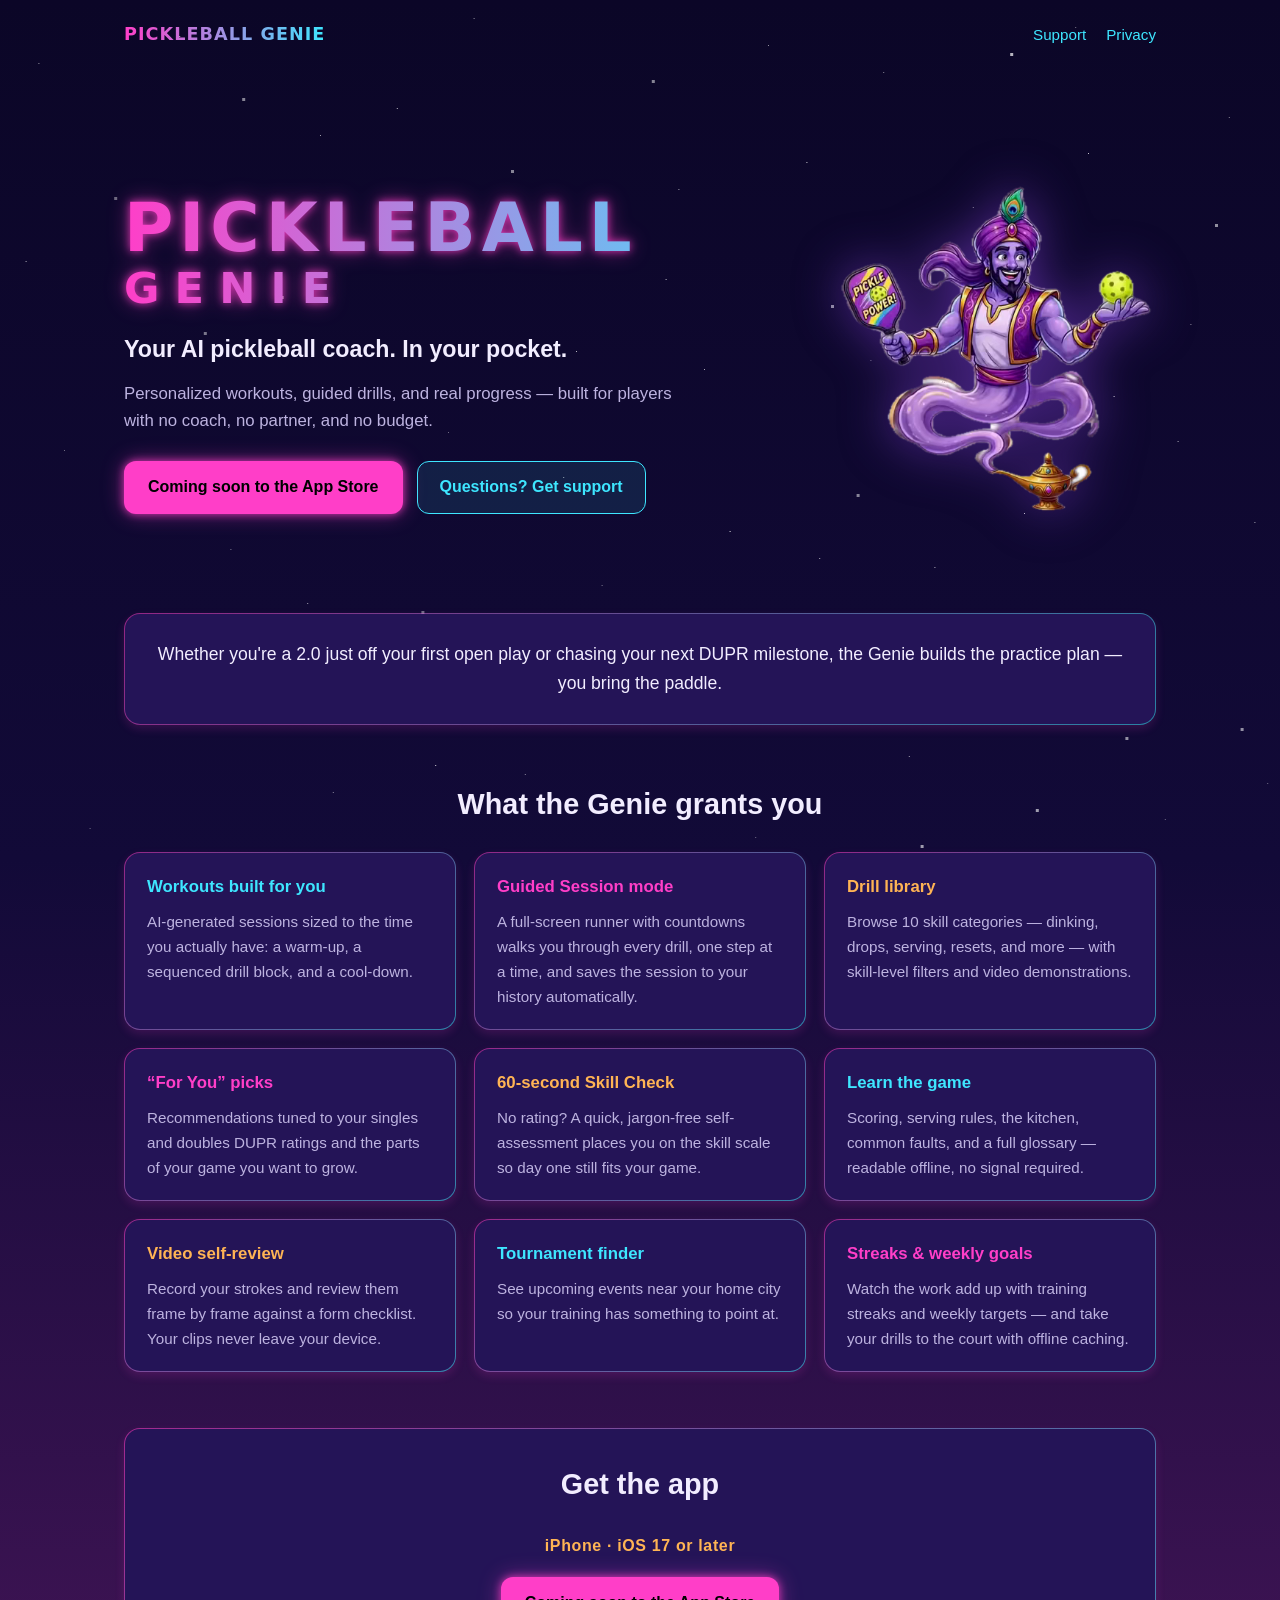
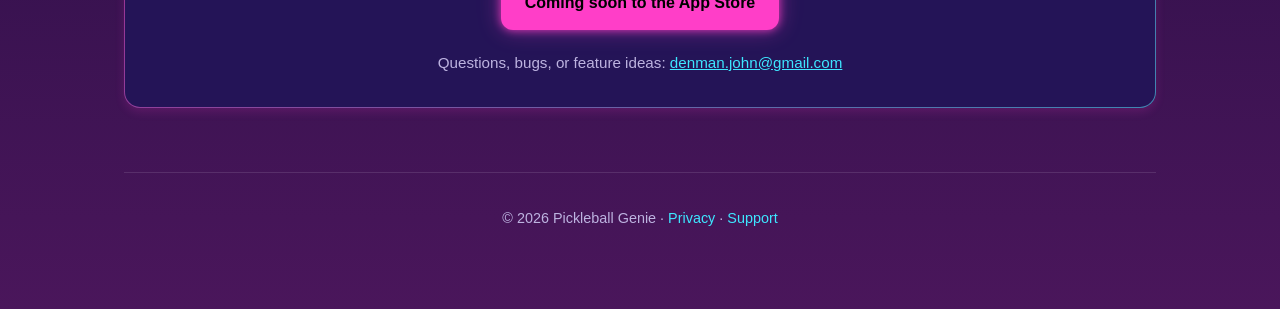
<file: docs/index.html>
<!DOCTYPE html>
<html lang="en">
<head>
<meta charset="utf-8">
<meta name="viewport" content="width=device-width, initial-scale=1">
<title>Pickleball Genie — AI Pickleball Training for iPhone</title>
<meta name="description" content="AI-generated pickleball workouts sized to your time and DUPR level. Drill library, guided sessions, skill check, and offline training — no coach, no partner, no budget required. Coming soon to the App Store.">
<meta name="theme-color" content="#120A38">
<link rel="icon" type="image/png" sizes="32x32" href="img/favicon-32.png">
<link rel="apple-touch-icon" href="img/apple-touch-icon.png">
<link rel="stylesheet" href="landing.css">
<meta property="og:type" content="website">
<meta property="og:title" content="Pickleball Genie — AI Pickleball Training for iPhone">
<meta property="og:description" content="Your AI pickleball coach. Personalized drills, guided sessions, and progress tracking. Coming soon to the App Store.">
<meta property="og:url" content="https://denmanjohn-maker.github.io/pickleball-training-genie-ios/">
<meta property="og:image" content="https://denmanjohn-maker.github.io/pickleball-training-genie-ios/img/og.jpg">
<meta property="og:image:width" content="1200">
<meta property="og:image:height" content="630">
<meta name="twitter:card" content="summary_large_image">
</head>
<body>
<div class="page">
  <nav class="topnav" aria-label="Site">
    <a class="nav-brand" href="index.html">PICKLEBALL GENIE</a>
    <div class="nav-links">
      <a href="support.html">Support</a>
      <a href="privacy.html">Privacy</a>
    </div>
  </nav>

  <main>
    <section class="hero">
      <div class="hero-copy">
        <h1 class="wordmark">
          <span class="line1">PICKLEBALL</span>
          <span class="line2">GENIE</span>
        </h1>
        <p class="tagline">Your AI pickleball coach. In your pocket.</p>
        <p class="subline">Personalized workouts, guided drills, and real progress &mdash; built for players with no coach, no partner, and no budget.</p>
        <div class="cta-row">
          <span class="pill-primary">Coming soon to the App&nbsp;Store</span>
          <a class="pill-secondary" href="support.html">Questions? Get support</a>
        </div>
      </div>
      <div class="hero-art">
        <img src="img/genie-hero.png" alt="The Pickleball Genie mascot — a smiling purple genie holding a pickleball paddle and a golden lamp" width="435" height="456">
      </div>
    </section>

    <section class="mission" aria-label="Mission">
      <p>Whether you're a 2.0 just off your first open play or chasing your next DUPR milestone, the Genie builds the practice plan &mdash; you bring the paddle.</p>
    </section>

    <section aria-labelledby="features-title">
      <h2 class="section-title" id="features-title">What the Genie grants you</h2>
      <div class="feature-grid">
        <div class="feature-card accent-cyan">
          <h3>Workouts built for you</h3>
          <p>AI-generated sessions sized to the time you actually have: a warm-up, a sequenced drill block, and a cool-down.</p>
        </div>
        <div class="feature-card accent-magenta">
          <h3>Guided Session mode</h3>
          <p>A full-screen runner with countdowns walks you through every drill, one step at a time, and saves the session to your history automatically.</p>
        </div>
        <div class="feature-card accent-gold">
          <h3>Drill library</h3>
          <p>Browse 10 skill categories &mdash; dinking, drops, serving, resets, and more &mdash; with skill-level filters and video demonstrations.</p>
        </div>
        <div class="feature-card accent-magenta">
          <h3>&ldquo;For You&rdquo; picks</h3>
          <p>Recommendations tuned to your singles and doubles DUPR ratings and the parts of your game you want to grow.</p>
        </div>
        <div class="feature-card accent-gold">
          <h3>60-second Skill Check</h3>
          <p>No rating? A quick, jargon-free self-assessment places you on the skill scale so day one still fits your game.</p>
        </div>
        <div class="feature-card accent-cyan">
          <h3>Learn the game</h3>
          <p>Scoring, serving rules, the kitchen, common faults, and a full glossary &mdash; readable offline, no signal required.</p>
        </div>
        <div class="feature-card accent-gold">
          <h3>Video self-review</h3>
          <p>Record your strokes and review them frame by frame against a form checklist. Your clips never leave your device.</p>
        </div>
        <div class="feature-card accent-cyan">
          <h3>Tournament finder</h3>
          <p>See upcoming events near your home city so your training has something to point at.</p>
        </div>
        <div class="feature-card accent-magenta">
          <h3>Streaks &amp; weekly goals</h3>
          <p>Watch the work add up with training streaks and weekly targets &mdash; and take your drills to the court with offline caching.</p>
        </div>
      </div>
    </section>

    <section class="availability" aria-labelledby="availability-title">
      <h2 class="section-title" id="availability-title">Get the app</h2>
      <p class="platform">iPhone &middot; iOS 17 or later</p>
      <span class="pill-primary">Coming soon to the App&nbsp;Store</span>
      <p class="contact">Questions, bugs, or feature ideas: <a href="mailto:denman.john@gmail.com">denman.john@gmail.com</a></p>
    </section>
  </main>

  <footer>
    <p>&copy; 2026 Pickleball Genie &middot; <a href="privacy.html">Privacy</a> &middot; <a href="support.html">Support</a></p>
  </footer>
</div>
</body>
</html>
</file>
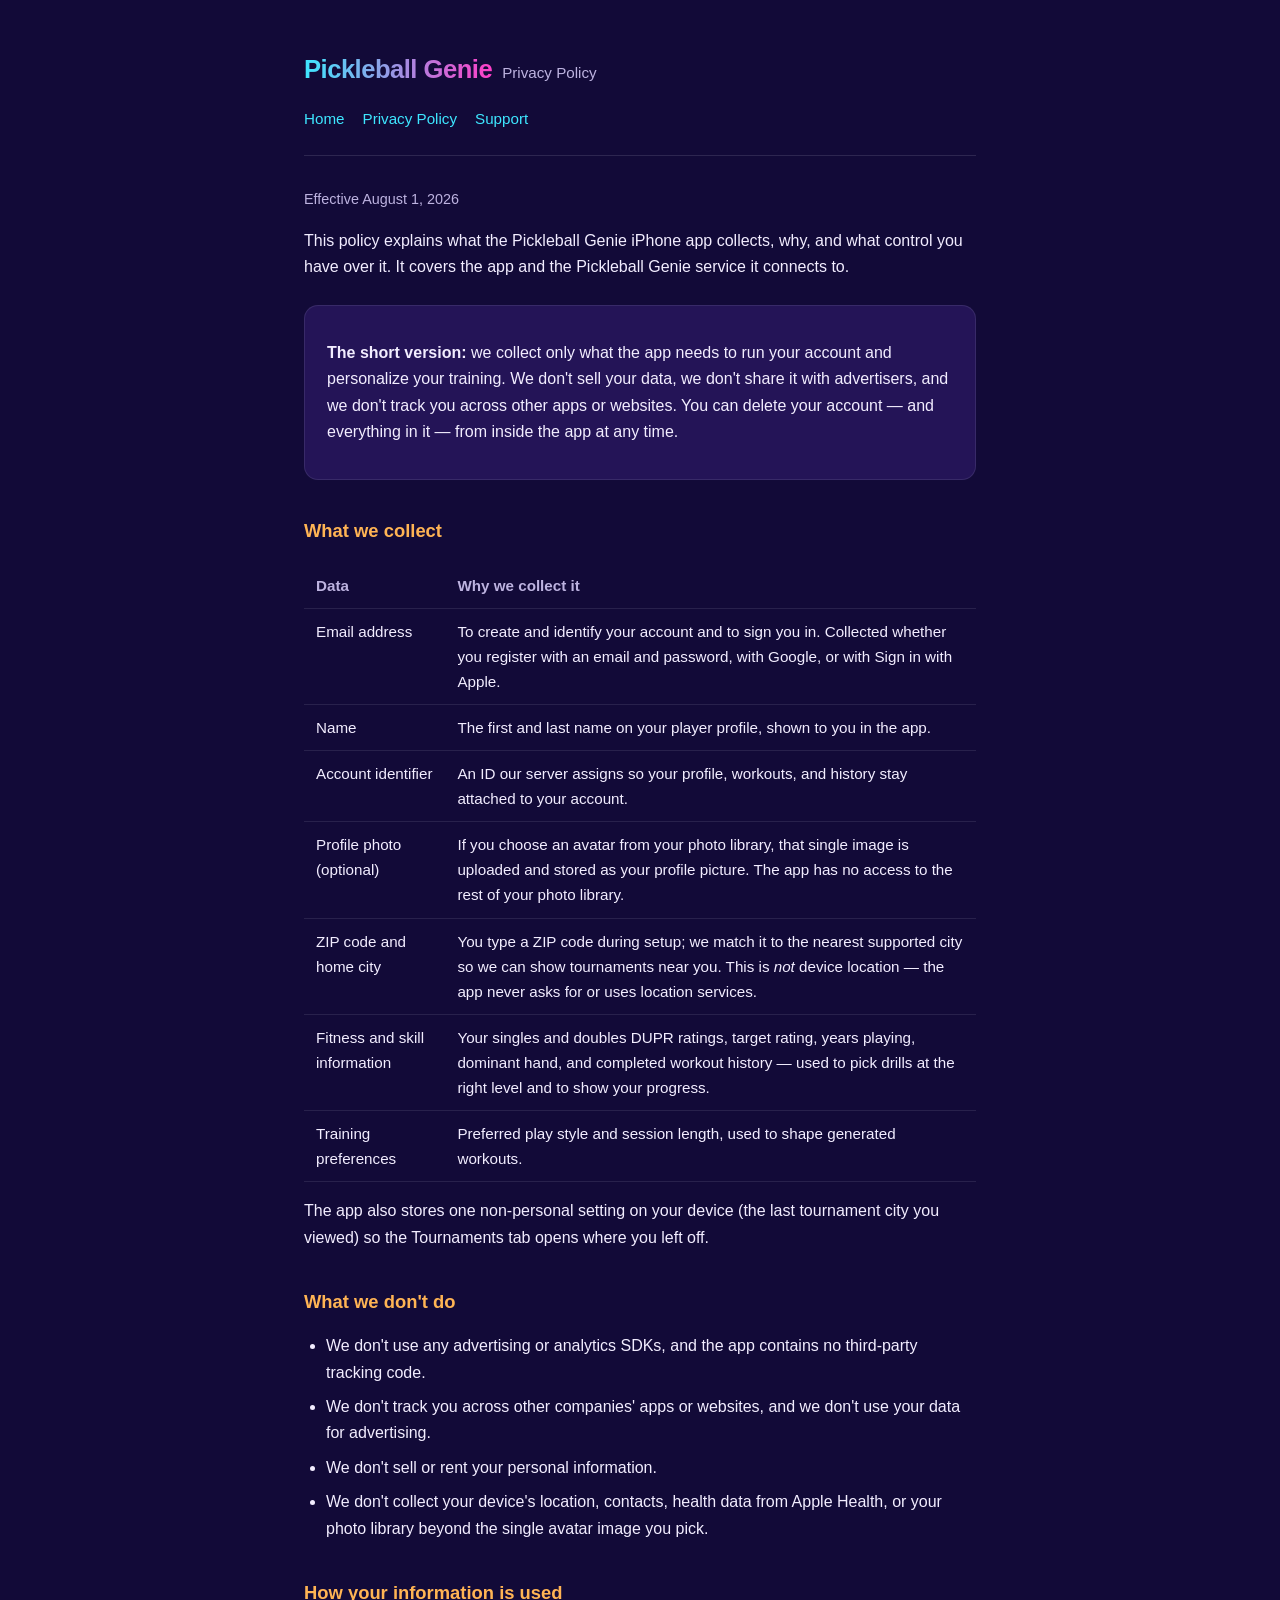
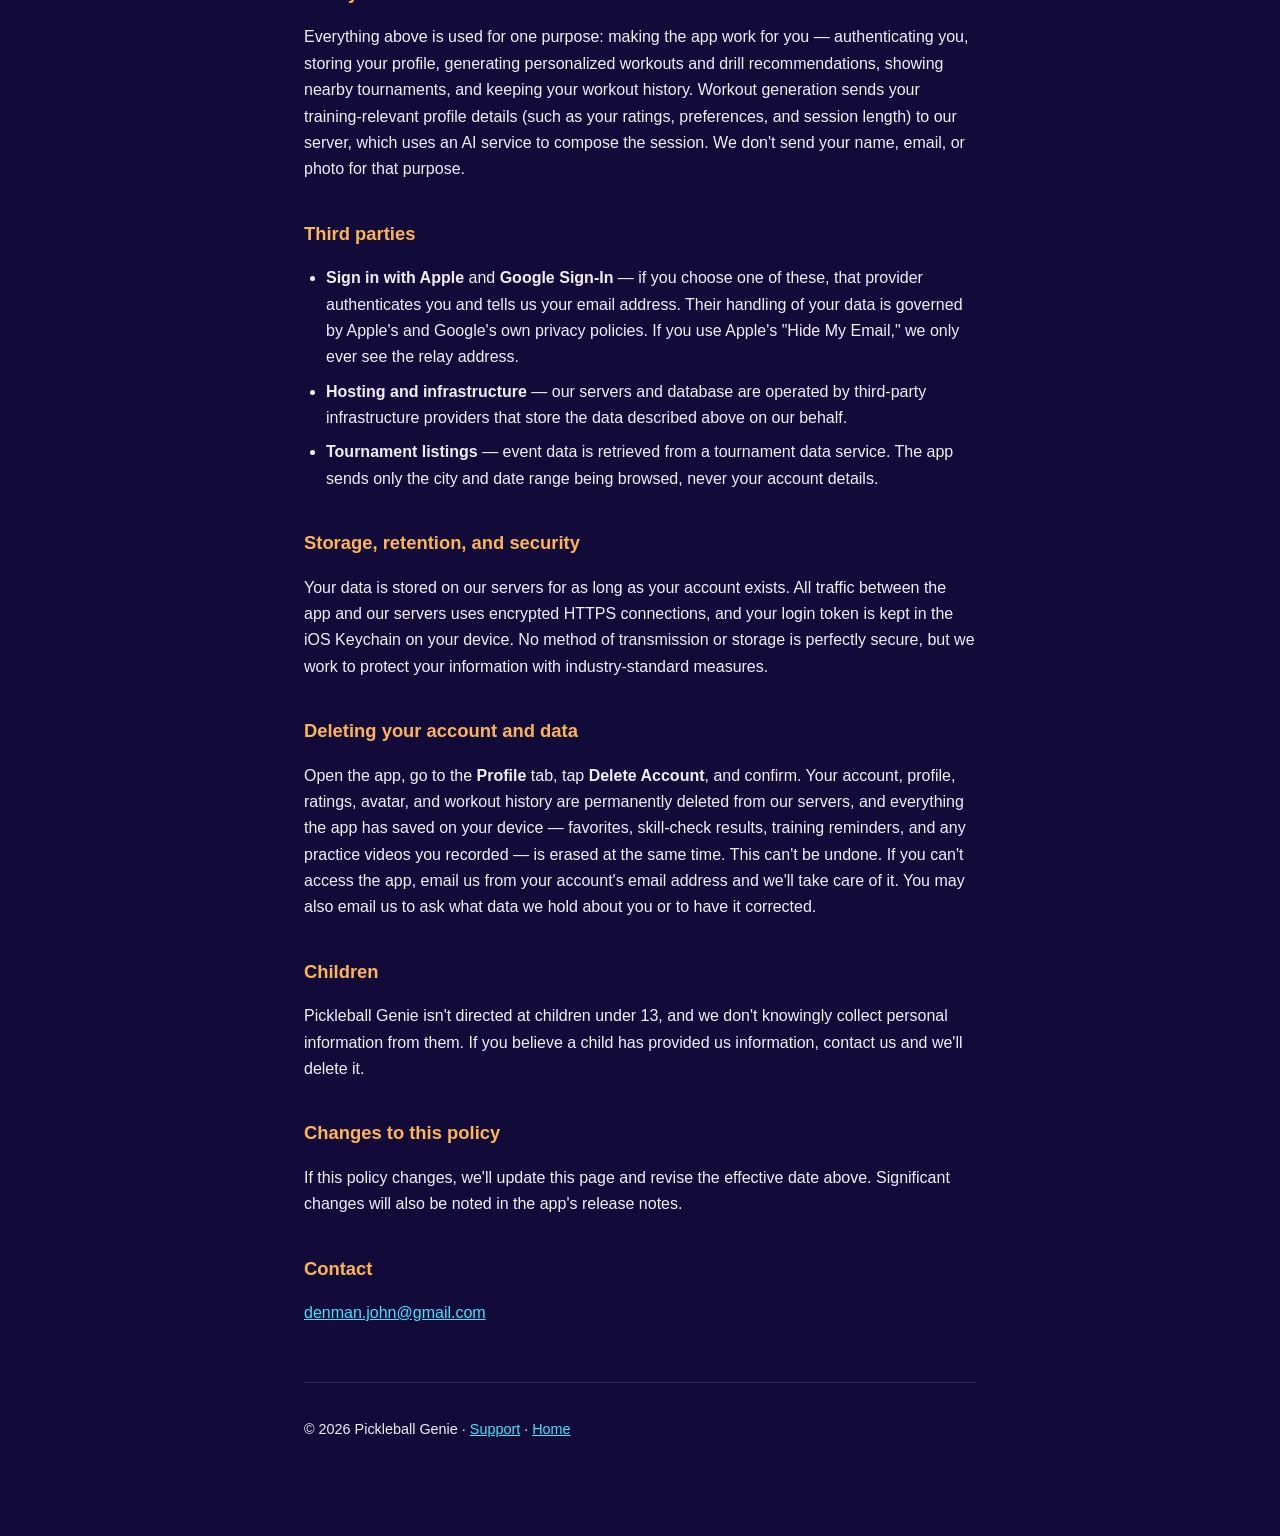
<file: docs/privacy.html>
<!DOCTYPE html>
<html lang="en">
<head>
<meta charset="utf-8">
<meta name="viewport" content="width=device-width, initial-scale=1">
<title>Privacy Policy — Pickleball Genie</title>
<link rel="icon" type="image/png" sizes="32x32" href="img/favicon-32.png">
<link rel="apple-touch-icon" href="img/apple-touch-icon.png">
<link rel="stylesheet" href="style.css">
</head>
<body>
<div class="wrap">
  <header>
    <div class="brand">
      <h1>Pickleball Genie</h1>
      <span class="tag">Privacy Policy</span>
    </div>
    <nav>
      <a href="index.html">Home</a>
      <a href="privacy.html">Privacy Policy</a>
      <a href="support.html">Support</a>
    </nav>
  </header>

  <p class="meta">Effective August 1, 2026</p>

  <p>This policy explains what the Pickleball Genie iPhone app collects, why, and what control you have over it.
  It covers the app and the Pickleball Genie service it connects to.</p>

  <div class="card">
    <p><strong>The short version:</strong> we collect only what the app needs to run your account and personalize
    your training. We don't sell your data, we don't share it with advertisers, and we don't track you across
    other apps or websites. You can delete your account — and everything in it — from inside the app at any time.</p>
  </div>

  <h2>What we collect</h2>

  <table>
    <thead>
      <tr><th>Data</th><th>Why we collect it</th></tr>
    </thead>
    <tbody>
      <tr>
        <td data-label="Data">Email address</td>
        <td data-label="Why">To create and identify your account and to sign you in. Collected whether you register
        with an email and password, with Google, or with Sign in with Apple.</td>
      </tr>
      <tr>
        <td data-label="Data">Name</td>
        <td data-label="Why">The first and last name on your player profile, shown to you in the app.</td>
      </tr>
      <tr>
        <td data-label="Data">Account identifier</td>
        <td data-label="Why">An ID our server assigns so your profile, workouts, and history stay attached to your account.</td>
      </tr>
      <tr>
        <td data-label="Data">Profile photo (optional)</td>
        <td data-label="Why">If you choose an avatar from your photo library, that single image is uploaded and stored
        as your profile picture. The app has no access to the rest of your photo library.</td>
      </tr>
      <tr>
        <td data-label="Data">ZIP code and home city</td>
        <td data-label="Why">You type a ZIP code during setup; we match it to the nearest supported city so we can show
        tournaments near you. This is <em>not</em> device location — the app never asks for or uses location services.</td>
      </tr>
      <tr>
        <td data-label="Data">Fitness and skill information</td>
        <td data-label="Why">Your singles and doubles DUPR ratings, target rating, years playing, dominant hand, and
        completed workout history — used to pick drills at the right level and to show your progress.</td>
      </tr>
      <tr>
        <td data-label="Data">Training preferences</td>
        <td data-label="Why">Preferred play style and session length, used to shape generated workouts.</td>
      </tr>
    </tbody>
  </table>

  <p>The app also stores one non-personal setting on your device (the last tournament city you viewed) so the
  Tournaments tab opens where you left off.</p>

  <h2>What we don't do</h2>
  <ul>
    <li>We don't use any advertising or analytics SDKs, and the app contains no third-party tracking code.</li>
    <li>We don't track you across other companies' apps or websites, and we don't use your data for advertising.</li>
    <li>We don't sell or rent your personal information.</li>
    <li>We don't collect your device's location, contacts, health data from Apple Health, or your photo library
      beyond the single avatar image you pick.</li>
  </ul>

  <h2>How your information is used</h2>
  <p>Everything above is used for one purpose: making the app work for you — authenticating you, storing your
  profile, generating personalized workouts and drill recommendations, showing nearby tournaments, and keeping
  your workout history. Workout generation sends your training-relevant profile details (such as your ratings,
  preferences, and session length) to our server, which uses an AI service to compose the session. We don't send
  your name, email, or photo for that purpose.</p>

  <h2>Third parties</h2>
  <ul>
    <li><strong>Sign in with Apple</strong> and <strong>Google Sign-In</strong> — if you choose one of these, that
      provider authenticates you and tells us your email address. Their handling of your data is governed by
      Apple's and Google's own privacy policies. If you use Apple's "Hide My Email," we only ever see the relay
      address.</li>
    <li><strong>Hosting and infrastructure</strong> — our servers and database are operated by third-party
      infrastructure providers that store the data described above on our behalf.</li>
    <li><strong>Tournament listings</strong> — event data is retrieved from a tournament data service. The app
      sends only the city and date range being browsed, never your account details.</li>
  </ul>

  <h2>Storage, retention, and security</h2>
  <p>Your data is stored on our servers for as long as your account exists. All traffic between the app and our
  servers uses encrypted HTTPS connections, and your login token is kept in the iOS Keychain on your device.
  No method of transmission or storage is perfectly secure, but we work to protect your information with
  industry-standard measures.</p>

  <h2>Deleting your account and data</h2>
  <p>Open the app, go to the <strong>Profile</strong> tab, tap <strong>Delete Account</strong>, and confirm.
  Your account, profile, ratings, avatar, and workout history are permanently deleted from our servers, and
  everything the app has saved on your device — favorites, skill-check results, training reminders, and any
  practice videos you recorded — is erased at the same time. This can't be undone. If you can't access
  the app, email us from your account's email address and we'll take care of it. You may also email us
  to ask what data we hold about you or to have it corrected.</p>

  <h2>Children</h2>
  <p>Pickleball Genie isn't directed at children under 13, and we don't knowingly collect personal information
  from them. If you believe a child has provided us information, contact us and we'll delete it.</p>

  <h2>Changes to this policy</h2>
  <p>If this policy changes, we'll update this page and revise the effective date above. Significant changes will
  also be noted in the app's release notes.</p>

  <h2>Contact</h2>
  <p><a href="mailto:denman.john@gmail.com">denman.john@gmail.com</a></p>

  <footer>
    <p>&copy; 2026 Pickleball Genie &middot; <a href="support.html">Support</a> &middot; <a href="index.html">Home</a></p>
  </footer>
</div>
</body>
</html>
</file>
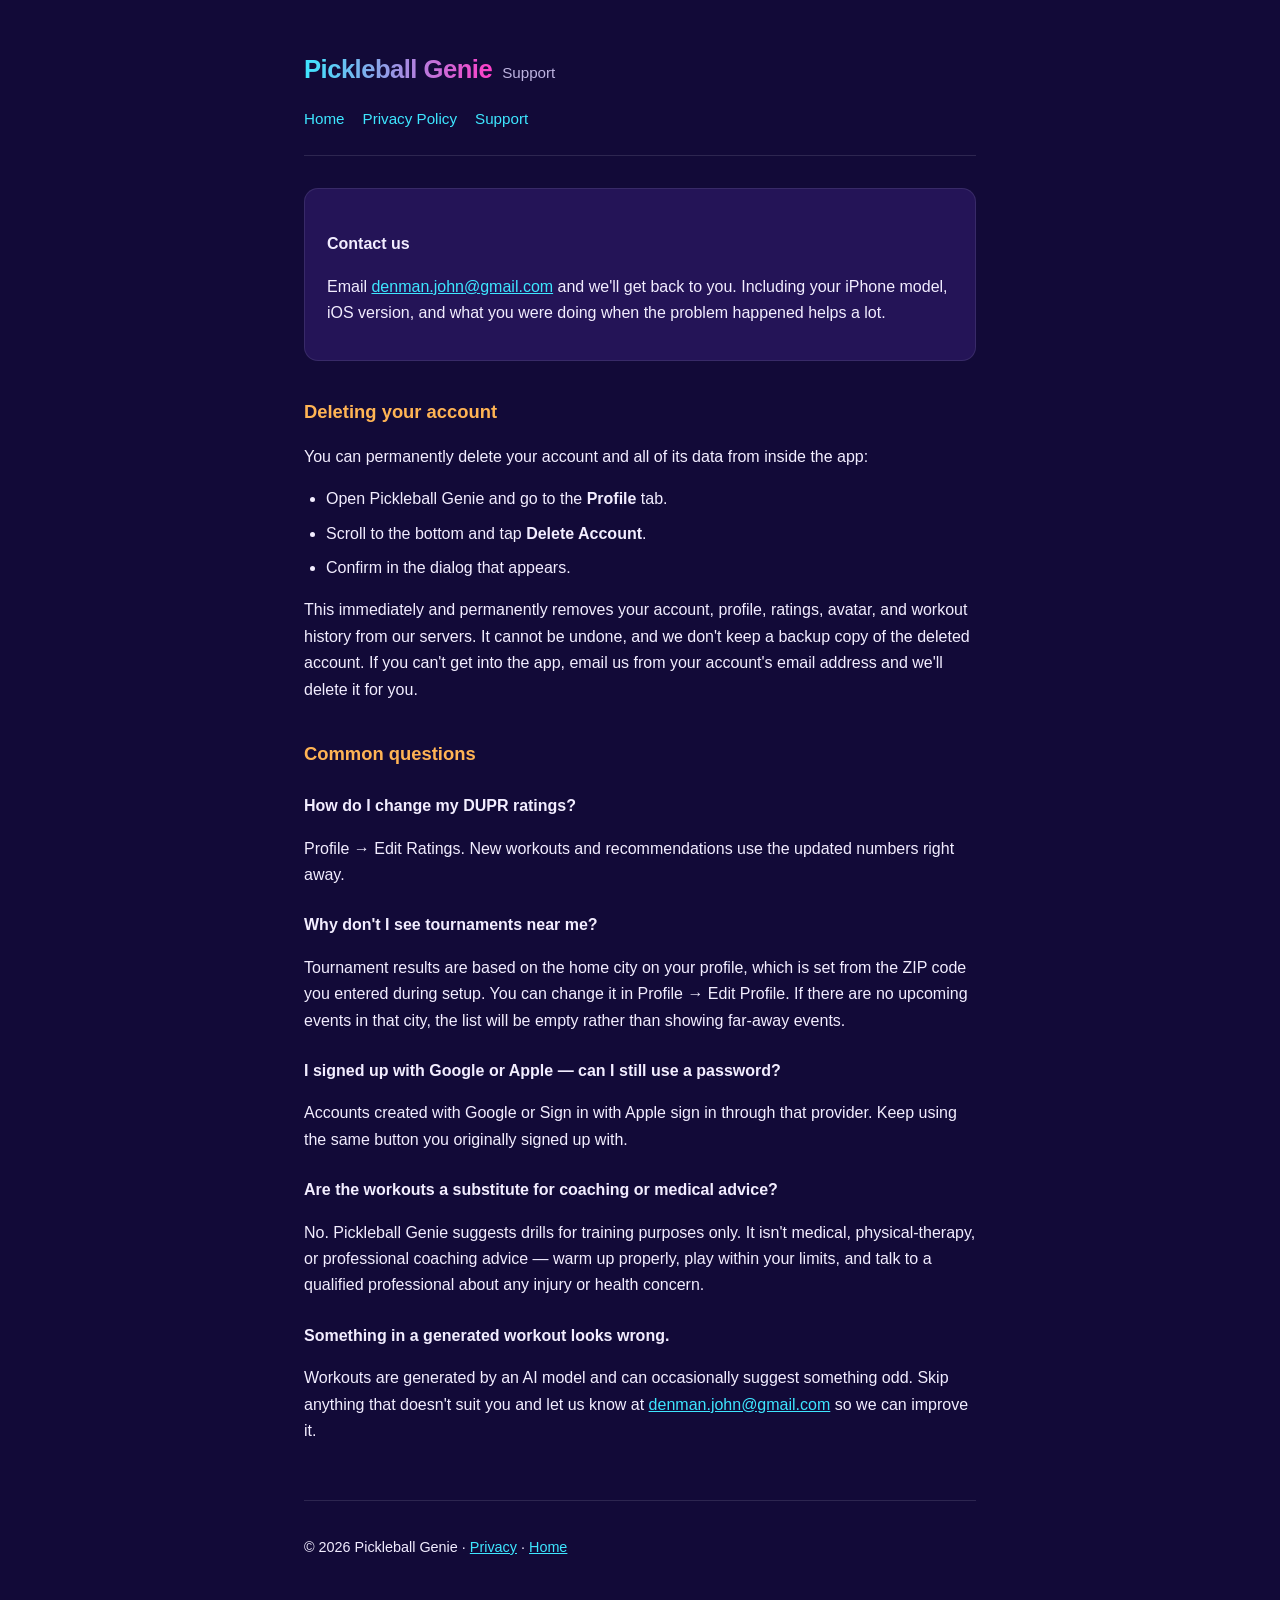
<file: docs/support.html>
<!DOCTYPE html>
<html lang="en">
<head>
<meta charset="utf-8">
<meta name="viewport" content="width=device-width, initial-scale=1">
<title>Support — Pickleball Genie</title>
<link rel="icon" type="image/png" sizes="32x32" href="img/favicon-32.png">
<link rel="apple-touch-icon" href="img/apple-touch-icon.png">
<link rel="stylesheet" href="style.css">
</head>
<body>
<div class="wrap">
  <header>
    <div class="brand">
      <h1>Pickleball Genie</h1>
      <span class="tag">Support</span>
    </div>
    <nav>
      <a href="index.html">Home</a>
      <a href="privacy.html">Privacy Policy</a>
      <a href="support.html">Support</a>
    </nav>
  </header>

  <div class="card">
    <h3>Contact us</h3>
    <p>Email <a href="mailto:denman.john@gmail.com">denman.john@gmail.com</a> and we'll get back to you.
    Including your iPhone model, iOS version, and what you were doing when the problem happened helps a lot.</p>
  </div>

  <h2>Deleting your account</h2>
  <p>You can permanently delete your account and all of its data from inside the app:</p>
  <ul>
    <li>Open Pickleball Genie and go to the <strong>Profile</strong> tab.</li>
    <li>Scroll to the bottom and tap <strong>Delete Account</strong>.</li>
    <li>Confirm in the dialog that appears.</li>
  </ul>
  <p>This immediately and permanently removes your account, profile, ratings, avatar, and workout history from
  our servers. It cannot be undone, and we don't keep a backup copy of the deleted account. If you can't get
  into the app, email us from your account's email address and we'll delete it for you.</p>

  <h2>Common questions</h2>

  <h3>How do I change my DUPR ratings?</h3>
  <p>Profile → Edit Ratings. New workouts and recommendations use the updated numbers right away.</p>

  <h3>Why don't I see tournaments near me?</h3>
  <p>Tournament results are based on the home city on your profile, which is set from the ZIP code you entered
  during setup. You can change it in Profile → Edit Profile. If there are no upcoming events in that city,
  the list will be empty rather than showing far-away events.</p>

  <h3>I signed up with Google or Apple — can I still use a password?</h3>
  <p>Accounts created with Google or Sign in with Apple sign in through that provider. Keep using the same
  button you originally signed up with.</p>

  <h3>Are the workouts a substitute for coaching or medical advice?</h3>
  <p>No. Pickleball Genie suggests drills for training purposes only. It isn't medical, physical-therapy, or
  professional coaching advice — warm up properly, play within your limits, and talk to a qualified
  professional about any injury or health concern.</p>

  <h3>Something in a generated workout looks wrong.</h3>
  <p>Workouts are generated by an AI model and can occasionally suggest something odd. Skip anything that
  doesn't suit you and let us know at <a href="mailto:denman.john@gmail.com">denman.john@gmail.com</a> so we can
  improve it.</p>

  <footer>
    <p>&copy; 2026 Pickleball Genie &middot; <a href="privacy.html">Privacy</a> &middot; <a href="index.html">Home</a></p>
  </footer>
</div>
</body>
</html>
</file>
<file: docs/landing.css>
/* Pickleball Genie landing page — palette mirrors Theme/AppTheme.swift */

:root {
  --deep-space: #120A38;
  --nebula: #241457;
  --magenta: #FF3EC8;
  --cyan: #3EE6FF;
  --purple: #8F45E8;
  --comet: #FF4D6A;
  --gold: #FFB454;
  --starlight: #F2EDFF;
  --muted: #BDB3E0;
}

* { box-sizing: border-box; }

html { scroll-behavior: smooth; }

body {
  margin: 0;
  padding: 0;
  min-height: 100vh;
  background-color: var(--deep-space);
  background-image: linear-gradient(to bottom, #0B0627 0%, #120A38 45%, #4A165B 100%);
  color: var(--starlight);
  font: 16px/1.65 -apple-system, BlinkMacSystemFont, "Segoe UI", Roboto, Helvetica, Arial, sans-serif;
}

/* Static star field: one 1px dot + ~70 box-shadow copies, vw/vh so it covers any viewport */
body::before {
  content: "";
  position: fixed;
  inset: 0;
  z-index: 0;
  pointer-events: none;
  width: 1px;
  height: 1px;
  box-shadow:
    3vw 7vh 0 0 rgba(255,255,255,.55), 9vw 22vh 0 1px rgba(255,255,255,.4),
    14vw 4vh 0 0 rgba(255,255,255,.8), 18vw 61vh 0 0 rgba(255,255,255,.45),
    22vw 33vh 0 1px rgba(255,255,255,.6), 26vw 88vh 0 0 rgba(255,255,255,.5),
    31vw 12vh 0 0 rgba(255,255,255,.7), 35vw 48vh 0 0 rgba(255,255,255,.4),
    38vw 79vh 0 1px rgba(255,255,255,.55), 43vw 27vh 0 0 rgba(255,255,255,.85),
    47vw 65vh 0 0 rgba(255,255,255,.45), 51vw 9vh 0 1px rgba(255,255,255,.5),
    55vw 41vh 0 0 rgba(255,255,255,.65), 59vw 93vh 0 0 rgba(255,255,255,.4),
    63vw 18vh 0 0 rgba(255,255,255,.75), 67vw 55vh 0 1px rgba(255,255,255,.5),
    71vw 84vh 0 0 rgba(255,255,255,.6), 75vw 30vh 0 0 rgba(255,255,255,.45),
    79vw 6vh 0 1px rgba(255,255,255,.7), 83vw 70vh 0 0 rgba(255,255,255,.5),
    87vw 44vh 0 0 rgba(255,255,255,.8), 91vw 91vh 0 0 rgba(255,255,255,.4),
    95vw 25vh 0 1px rgba(255,255,255,.55), 98vw 58vh 0 0 rgba(255,255,255,.6),
    5vw 50vh 0 0 rgba(255,255,255,.4), 11vw 76vh 0 0 rgba(255,255,255,.65),
    16vw 37vh 0 1px rgba(255,255,255,.45), 20vw 95vh 0 0 rgba(255,255,255,.5),
    25vw 15vh 0 0 rgba(255,255,255,.6), 29vw 52vh 0 0 rgba(255,255,255,.75),
    33vw 68vh 0 1px rgba(255,255,255,.4), 37vw 2vh 0 0 rgba(255,255,255,.55),
    41vw 86vh 0 0 rgba(255,255,255,.5), 45vw 39vh 0 0 rgba(255,255,255,.7),
    49vw 74vh 0 1px rgba(255,255,255,.45), 53vw 21vh 0 0 rgba(255,255,255,.6),
    57vw 59vh 0 0 rgba(255,255,255,.85), 61vw 98vh 0 0 rgba(255,255,255,.4),
    65vw 34vh 0 1px rgba(255,255,255,.55), 69vw 8vh 0 0 rgba(255,255,255,.5),
    73vw 63vh 0 0 rgba(255,255,255,.65), 77vw 46vh 0 0 rgba(255,255,255,.4),
    81vw 90vh 0 1px rgba(255,255,255,.6), 85vw 17vh 0 0 rgba(255,255,255,.75),
    89vw 71vh 0 0 rgba(255,255,255,.45), 93vw 36vh 0 0 rgba(255,255,255,.5),
    97vw 81vh 0 1px rgba(255,255,255,.55), 2vw 29vh 0 0 rgba(255,255,255,.65),
    7vw 92vh 0 0 rgba(255,255,255,.4), 13vw 56vh 0 0 rgba(255,255,255,.7),
    19vw 11vh 0 1px rgba(255,255,255,.5), 24vw 67vh 0 0 rgba(255,255,255,.6),
    28vw 43vh 0 0 rgba(255,255,255,.45), 34vw 85vh 0 0 rgba(255,255,255,.8),
    40vw 19vh 0 1px rgba(255,255,255,.5), 44vw 53vh 0 0 rgba(255,255,255,.6),
    48vw 97vh 0 0 rgba(255,255,255,.4), 52vw 31vh 0 0 rgba(255,255,255,.7),
    56vw 77vh 0 1px rgba(255,255,255,.45), 60vw 5vh 0 0 rgba(255,255,255,.55),
    64vw 62vh 0 0 rgba(255,255,255,.65), 68vw 40vh 0 0 rgba(255,255,255,.4),
    72vw 94vh 0 1px rgba(255,255,255,.6), 76vw 23vh 0 0 rgba(255,255,255,.5),
    80vw 57vh 0 0 rgba(255,255,255,.75), 84vw 3vh 0 0 rgba(255,255,255,.45),
    88vw 82vh 0 1px rgba(255,255,255,.55), 92vw 49vh 0 0 rgba(255,255,255,.65),
    96vw 13vh 0 0 rgba(255,255,255,.5), 99vw 87vh 0 0 rgba(255,255,255,.4);
}

.page {
  position: relative;
  z-index: 1;
  max-width: 1080px;
  margin: 0 auto;
  padding: 0 24px 64px;
}

/* ---------- Nav ---------- */

.topnav {
  display: flex;
  align-items: center;
  justify-content: space-between;
  gap: 16px;
  padding: 20px 0;
}

.topnav .nav-brand {
  font-family: ui-rounded, "SF Pro Rounded", "Arial Rounded MT Bold", system-ui, sans-serif;
  font-weight: 900;
  font-size: 1.1rem;
  letter-spacing: 0.06em;
  text-decoration: none;
  background: linear-gradient(90deg, var(--magenta), var(--cyan));
  -webkit-background-clip: text;
  background-clip: text;
  color: transparent;
}

.topnav .nav-links {
  display: flex;
  gap: 20px;
}

.topnav .nav-links a {
  color: var(--cyan);
  text-decoration: none;
  font-size: 0.95rem;
}

.topnav .nav-links a:hover { text-decoration: underline; }

/* ---------- Hero ---------- */

.hero {
  display: flex;
  flex-direction: column;
  align-items: center;
  gap: 32px;
  padding: 40px 0 24px;
  text-align: center;
}

.wordmark {
  margin: 0;
  filter: drop-shadow(0 0 4px rgba(255, 62, 200, .8)) drop-shadow(0 0 10px rgba(255, 62, 200, .35));
}

.wordmark span {
  display: block;
  font-family: ui-rounded, "SF Pro Rounded", "Arial Rounded MT Bold", system-ui, sans-serif;
  font-weight: 900;
  line-height: 1.08;
  background: linear-gradient(90deg, var(--magenta), var(--cyan));
  -webkit-background-clip: text;
  background-clip: text;
  color: transparent;
}

/* Proportions mirror the app's GenieWordmark lockup: PICKLEBALL dominant,
   GENIE smaller underneath at ~0.65× with wide tracking. */
.wordmark .line1 {
  font-size: clamp(2.4rem, 10vw, 4.2rem);
  letter-spacing: 0.09em;
  margin-right: -0.09em; /* balance trailing tracking so the line centers optically */
}

.wordmark .line2 {
  font-size: clamp(1.55rem, 6.5vw, 2.7rem);
  letter-spacing: 0.35em;
  margin-right: -0.35em;
}

.tagline {
  margin: 18px 0 0;
  font-size: clamp(1.15rem, 3vw, 1.45rem);
  font-weight: 700;
  color: var(--starlight);
}

.subline {
  margin: 12px auto 0;
  max-width: 34em;
  color: var(--muted);
  font-size: 1.05rem;
}

.cta-row {
  display: flex;
  flex-wrap: wrap;
  gap: 14px;
  justify-content: center;
  margin-top: 26px;
}

.pill-primary {
  display: inline-block;
  background: var(--magenta);
  color: #000;
  font-weight: 700;
  padding: 13px 24px;
  border-radius: 12px;
  text-decoration: none;
  filter: drop-shadow(0 0 4px rgba(255, 62, 200, .8)) drop-shadow(0 0 10px rgba(255, 62, 200, .35));
}

.pill-secondary {
  display: inline-block;
  border: 1.5px solid var(--cyan);
  background: rgba(62, 230, 255, .1);
  color: var(--cyan);
  font-weight: 600;
  padding: 12px 22px;
  border-radius: 12px;
  text-decoration: none;
  transition: background .2s ease;
}

.pill-secondary:hover { background: rgba(62, 230, 255, .2); }

.hero-art img {
  max-width: min(320px, 70vw);
  height: auto;
  filter: drop-shadow(0 0 24px rgba(143, 69, 232, .5));
}

/* ---------- Sections ---------- */

section { margin-top: 56px; }

.section-title {
  margin: 0 0 24px;
  font-size: clamp(1.4rem, 4vw, 1.8rem);
  text-align: center;
  color: var(--starlight);
}

.mission {
  background: linear-gradient(var(--nebula), var(--nebula)) padding-box,
              linear-gradient(135deg, rgba(255, 62, 200, .55), rgba(62, 230, 255, .55)) border-box;
  border: 1px solid transparent;
  border-radius: 16px;
  box-shadow: 0 4px 10px rgba(255, 62, 200, .15);
  padding: 26px 28px;
  text-align: center;
  font-size: 1.1rem;
}

.mission p { margin: 0; }

/* ---------- Feature grid ---------- */

.feature-grid {
  display: grid;
  grid-template-columns: repeat(auto-fit, minmax(280px, 1fr));
  gap: 18px;
}

.feature-card {
  background: linear-gradient(var(--nebula), var(--nebula)) padding-box,
              linear-gradient(135deg, rgba(255, 62, 200, .55), rgba(62, 230, 255, .55)) border-box;
  border: 1px solid transparent;
  border-radius: 16px;
  box-shadow: 0 4px 10px rgba(255, 62, 200, .15);
  padding: 20px 22px;
}

.feature-card h3 {
  margin: 0 0 8px;
  font-size: 1.05rem;
}

.feature-card p {
  margin: 0;
  color: var(--muted);
  font-size: 0.95rem;
}

.accent-cyan h3 { color: var(--cyan); }
.accent-magenta h3 { color: var(--magenta); }
.accent-gold h3 { color: var(--gold); }

/* ---------- Availability / closing ---------- */

.availability {
  background: linear-gradient(var(--nebula), var(--nebula)) padding-box,
              linear-gradient(135deg, rgba(255, 62, 200, .55), rgba(62, 230, 255, .55)) border-box;
  border: 1px solid transparent;
  border-radius: 16px;
  box-shadow: 0 4px 10px rgba(255, 62, 200, .15);
  padding: 32px 28px;
  text-align: center;
}

.availability .platform {
  margin: 0 0 18px;
  color: var(--gold);
  font-weight: 700;
  letter-spacing: 0.04em;
}

.availability .contact {
  margin: 20px 0 0;
  color: var(--muted);
  font-size: 0.95rem;
}

.availability a { color: var(--cyan); }

/* ---------- Footer ---------- */

footer {
  margin-top: 64px;
  padding-top: 20px;
  border-top: 1px solid rgba(242, 237, 255, .12);
  color: var(--muted);
  font-size: 0.9rem;
  text-align: center;
}

footer a { color: var(--cyan); text-decoration: none; }
footer a:hover { text-decoration: underline; }

/* ---------- Desktop ---------- */

@media (min-width: 768px) {
  .hero {
    flex-direction: row;
    text-align: left;
    justify-content: space-between;
    padding: 56px 0 32px;
  }

  .hero-copy { flex: 1 1 55%; }

  .subline { margin-left: 0; }

  .cta-row { justify-content: flex-start; }

  .hero-art { flex: 0 0 auto; }
}
</file>
<file: docs/style.css>
:root {
  --deep-space: #120A38;
  --nebula: #241457;
  --starlight: #F2EDFF;
  --muted: #BDB3E0;
  --cyan: #3EE6FF;
  --magenta: #FF3EC8;
  --gold: #FFB454;
}

* { box-sizing: border-box; }

body {
  margin: 0;
  padding: 0;
  background: var(--deep-space);
  color: var(--starlight);
  font: 16px/1.65 -apple-system, BlinkMacSystemFont, "Segoe UI", Roboto, Helvetica, Arial, sans-serif;
}

.wrap {
  max-width: 720px;
  margin: 0 auto;
  padding: 48px 24px 80px;
}

header {
  border-bottom: 1px solid rgba(236, 234, 255, 0.12);
  padding-bottom: 24px;
  margin-bottom: 32px;
}

.brand {
  display: flex;
  align-items: baseline;
  gap: 10px;
  flex-wrap: wrap;
}

.brand h1 {
  margin: 0;
  font-size: 1.6rem;
  letter-spacing: -0.02em;
  background: linear-gradient(90deg, var(--cyan), var(--magenta));
  -webkit-background-clip: text;
  background-clip: text;
  color: transparent;
}

.brand .tag {
  color: var(--muted);
  font-size: 0.95rem;
}

nav {
  margin-top: 16px;
  display: flex;
  gap: 18px;
  flex-wrap: wrap;
}

nav a {
  color: var(--cyan);
  text-decoration: none;
  font-size: 0.95rem;
}

nav a:hover { text-decoration: underline; }

h2 {
  margin: 36px 0 10px;
  font-size: 1.15rem;
  color: var(--gold);
}

h3 {
  margin: 24px 0 8px;
  font-size: 1rem;
  color: var(--starlight);
}

p, li { color: var(--starlight); }

ul { padding-left: 22px; }

li { margin-bottom: 8px; }

a { color: var(--cyan); }

.meta {
  color: var(--muted);
  font-size: 0.9rem;
}

.card {
  background: var(--nebula);
  border: 1px solid rgba(236, 234, 255, 0.1);
  border-radius: 14px;
  padding: 18px 22px;
  margin: 24px 0;
}

table {
  width: 100%;
  border-collapse: collapse;
  margin: 16px 0;
  font-size: 0.95rem;
}

th, td {
  text-align: left;
  padding: 10px 12px;
  border-bottom: 1px solid rgba(236, 234, 255, 0.1);
  vertical-align: top;
}

th { color: var(--muted); font-weight: 600; }

footer {
  margin-top: 56px;
  padding-top: 20px;
  border-top: 1px solid rgba(236, 234, 255, 0.12);
  color: var(--muted);
  font-size: 0.9rem;
}

@media (max-width: 520px) {
  .wrap { padding: 32px 18px 64px; }
  table, thead, tbody, th, td, tr { display: block; }
  thead { display: none; }
  td { border: none; padding: 4px 0; }
  tr {
    border-bottom: 1px solid rgba(236, 234, 255, 0.1);
    padding: 12px 0;
  }
  td::before {
    content: attr(data-label);
    display: block;
    color: var(--muted);
    font-size: 0.82rem;
  }
}
</file>
